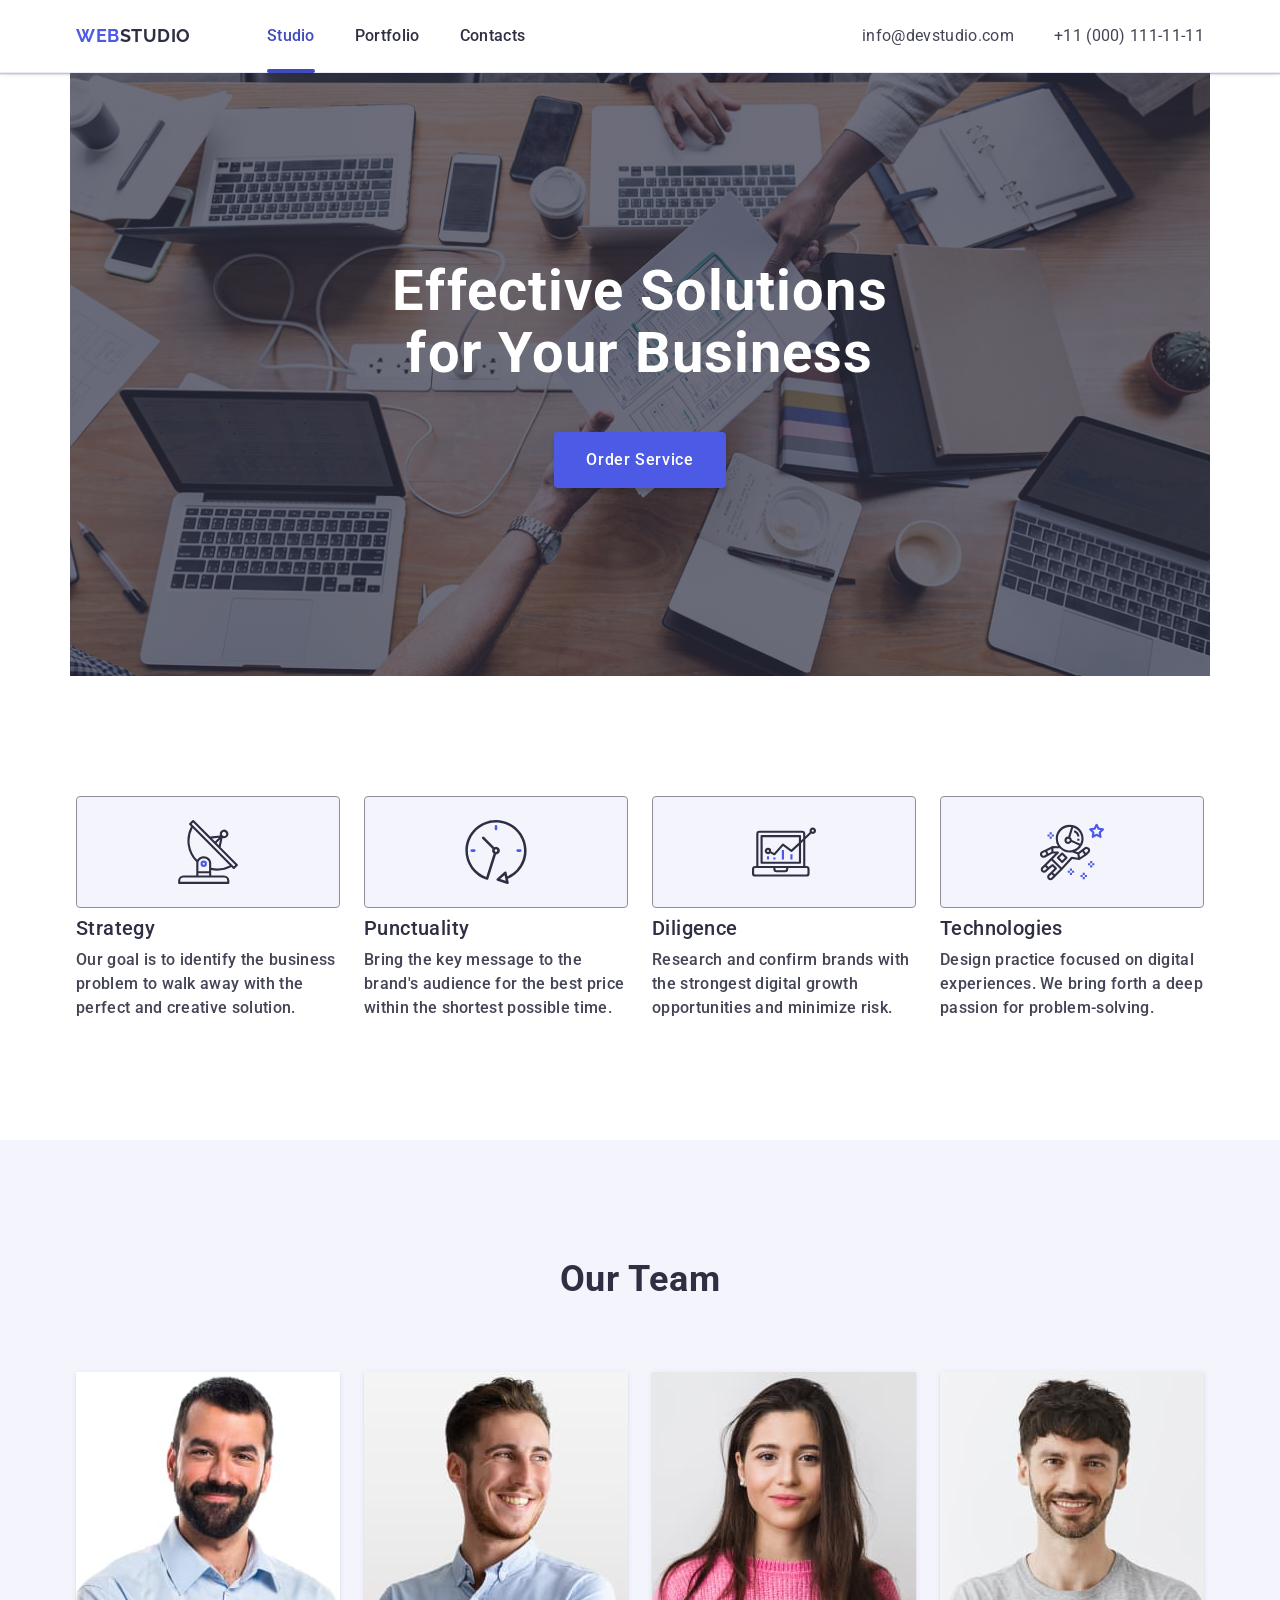
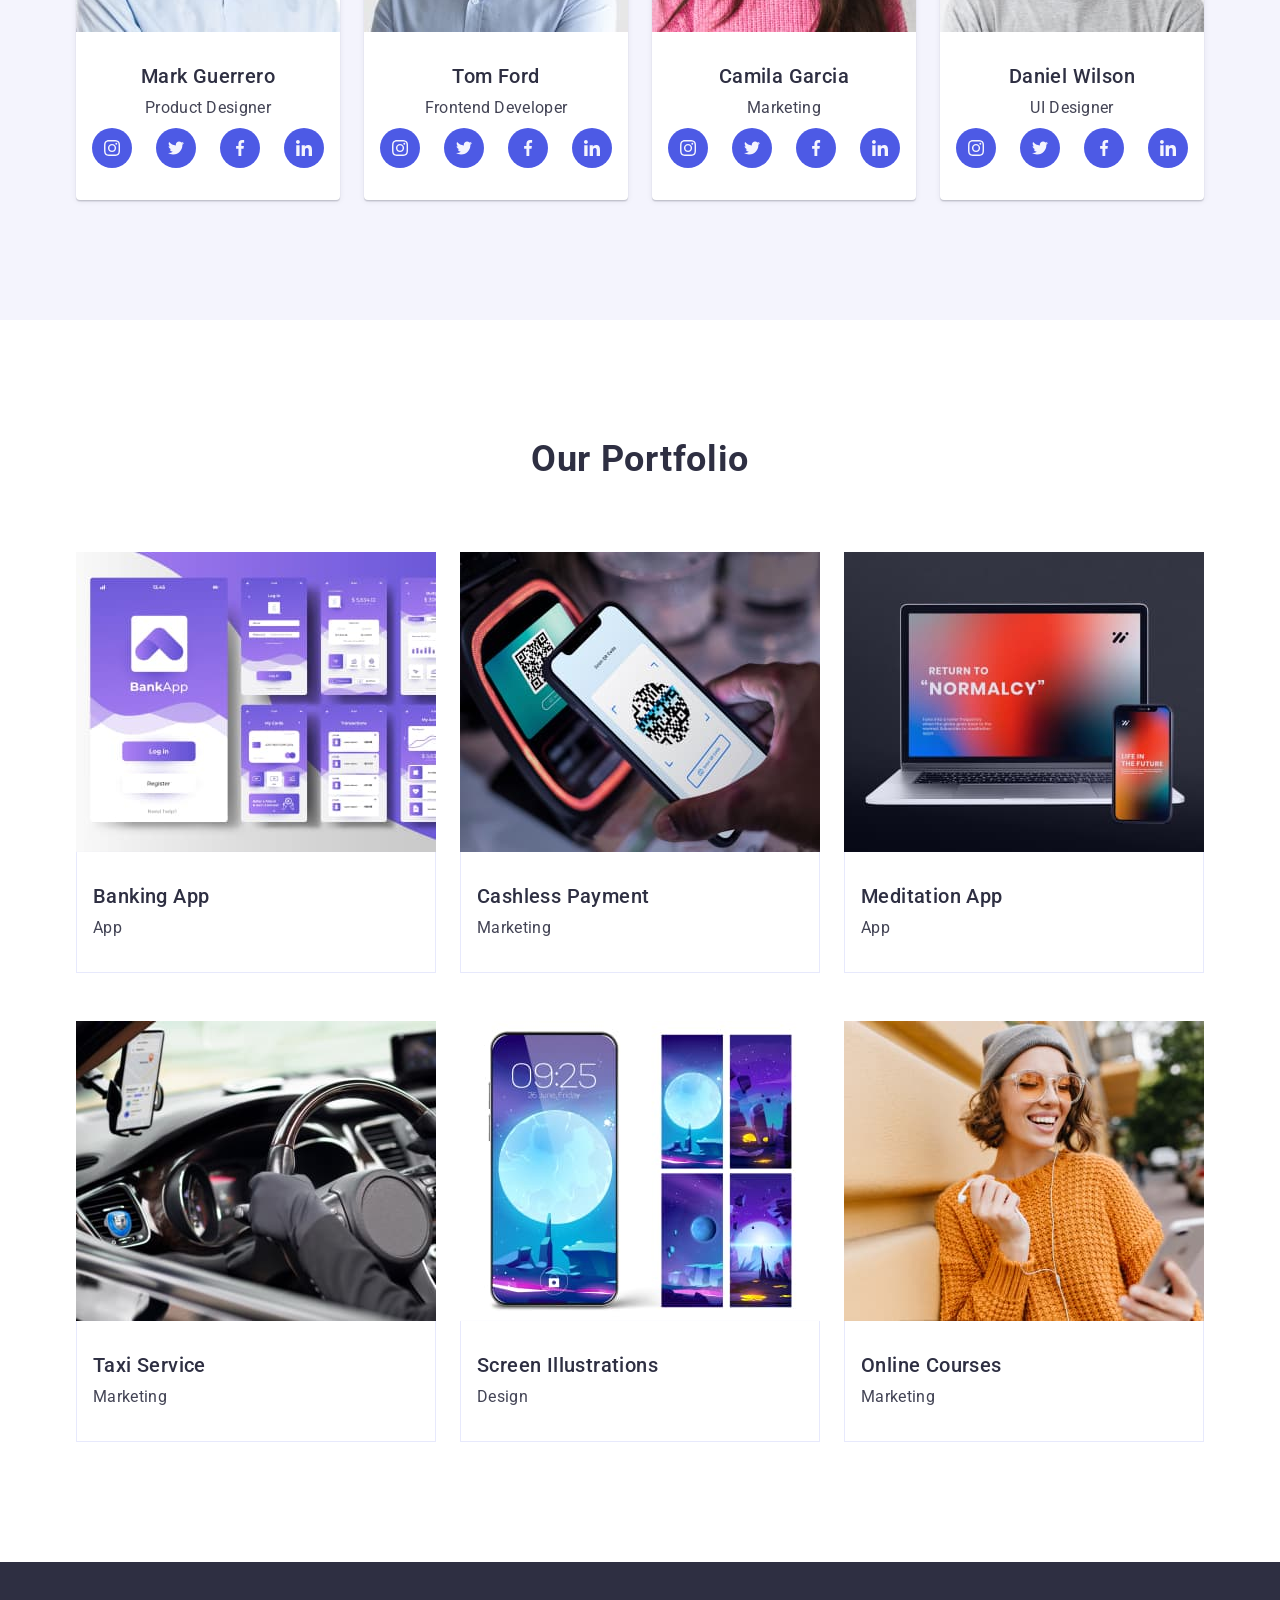
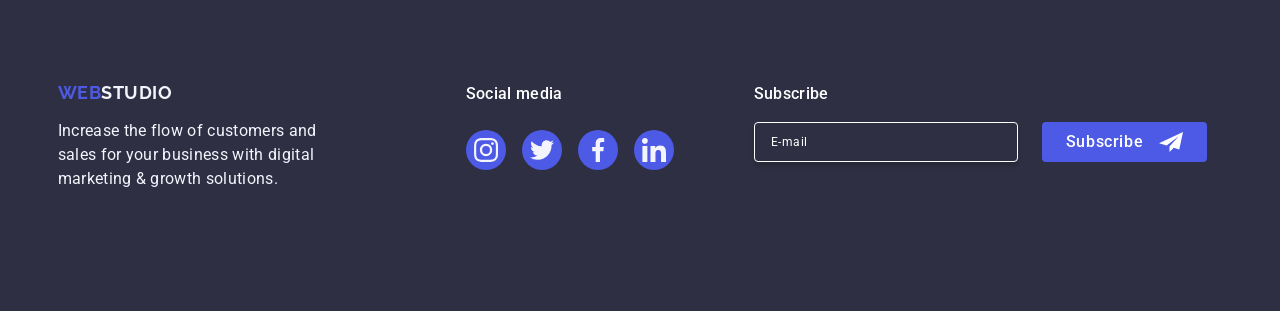
<file: index.html>
<!DOCTYPE html>
<html lang="en">

<head>
    <meta charset="UTF-8">
    <meta http-equiv="X-UA-Compatible" content="IE=edge">
    <meta name="viewport" content="width=device-width, initial-scale=1.0">
    <title>WebStudio</title>
    <link rel="preconnect" href="https://fonts.googleapis.com">
    <link rel="preconnect" href="https://fonts.gstatic.com" crossorigin>
    <link href="https://fonts.googleapis.com/css2?family=Raleway:wght@700&family=Roboto:wght@400;500;700&display=swap"
        rel="stylesheet">
    <link rel="stylesheet"
        href="https://cdnjs.cloudflare.com/ajax/libs/modern-normalize/2.0.0/modern-normalize.min.css">
    <link rel="stylesheet" href="./css/styles.css">
</head>

<body>
    <header class="page-header">
        <div class="header-nav container">
            <nav class="menu">
                <a class="logo header-logo" href="./index.html">Web<span class="logo-short">Studio</span></a>
                <ul class="nav-menu">
                    <li class="menu-item">
                        <a class="menu-link current link" href="./index.html">Studio</a>
                    </li>
                    <li class="menu-item">
                        <a class="menu-link link" href="">Portfolio</a>
                    </li>
                    <li class="menu-item">
                        <a class="menu-link link" href="">Contacts</a>
                    </li>
                </ul>
            </nav>
            <address class="page-address">
                <ul class="page-address-list">
                    <li class="page-address-item">
                        <a class="page-address-link" href="mailto:info@devstudio.com">info@devstudio.com</a>
                    </li>
                    <li class="page-address-item">
                        <a class="page-address-link" href="tel:+110001111111">+11 (000) 111-11-11</a>
                    </li>
                </ul>
            </address>
            <button type="button" class="burger-btn" data-menu-open>
                <svg class="burger-icon" width="24" height="24">
                    <use href="./images/icons.svg#icon-menu"></use>
                </svg>
            </button>
        </div>
        <div class="menu-mob container" data-menu>
            <div class="menu-mob-container">
                <button type="button" class="menu-close" data-menu-close>
                    <svg class="modal-close-icon" width="8" height="8">
                        <use href="./images/icons.svg#icon-close"></use>
                    </svg>
                </button>
                <div class="menu-box-mob">
                    <nav class="menu-box">
                        <ul class="nav-menu-mob">
                            <li class="menu-mob-item">
                                <a class="menu-mob-link current" href="./index.html">Studio</a>
                            </li>
                            <li class="menu-mob-item">
                                <a class="menu-mob-link" href="">Portfolio</a>
                            </li>
                            <li class="menu-mob-item">
                                <a class="menu-mob-link" href="">Contacts</a>
                            </li>
                        </ul>
                    </nav>
                </div>
            </div>
            <div class="address-box">
                <address class="page-address-mob">
                    <ul class="page-mob-address-list">
                        <li class="page-address-item">
                            <a class="page-mob-address-link" href="tel:+110001111111">+11 (000) 111-11-11</a>
                        </li>
                        <li class="page-mob-address-item">
                            <a class="page-mob-address-link" href="mailto:info@devstudio.com">info@devstudio.com</a>
                        </li>
                    </ul>
                </address>
                <ul class="list-footer-mob">
                    <li class="icon-item">
                        <a class="icon-media-link media-footer" href="">
                            <svg class="icon-media" width="24" height="24">
                                <use href="./images/icons.svg#icon-instagram-2"></use>
                            </svg>
                        </a>
                    </li>
                    <li class="icon-item">
                        <a class="icon-media-link media-footer" href="">
                            <svg class="icon-media" width="24" height="24">
                                <use href="./images/icons.svg#icon-twitter-1"></use>
                            </svg>
                        </a>
                    </li>
                    <li class="icon-item">
                        <a class="icon-media-link media-footer" href="">
                            <svg class="icon-media" width="24" height="24">
                                <use href="./images/icons.svg#icon-facebook-1"></use>
                            </svg>
                        </a>
                    </li>
                    <li class="icon-item">
                        <a class="icon-media-link media-footer" href="">
                            <svg class="icon-media" width="24" height="24">
                                <use href="./images/icons.svg#icon-linkedin-1"></use>
                            </svg>
                        </a>
                    </li>
                </ul>
            </div>
        </div>

    </header>
    <main>
        <!-- HERO -->
        <section class="hero">
            <div class="container">
                <h1 class="hero-title">Effective Solutions
                    for Your Business</h1>
                <button class="hero-btn" type="button" data-modal-open>Order Service</button>
            </div>
        </section>
        <!-- BENEFITS -->
        <section class="benefits section">
            <div class="container">
                <h2 class="benefits-title visually-hidden">Benefits</h2>
                <ul class="benefits-list list">
                    <li class="benefits-item">
                        <div class="benefits-icon-box">
                            <svg class="benefits-icon" width="64" height="64">
                                <use href="./images/icons.svg#icon-antenna-1"></use>
                            </svg>
                        </div>
                        <h3 class="benefits-item-title">Strategy</h3>
                        <p class="benefits-item-text">Our goal is to identify the business
                            problem to walk away with the perfect and creative solution.</p>
                    </li>
                    <li class="benefits-item">
                        <div class="benefits-icon-box">
                            <svg class="benefits-icon" width="64" height="64">
                                <use href="./images/icons.svg#icon-clock-1"></use>
                            </svg>
                        </div>
                        <h3 class="benefits-item-title">Punctuality</h3>
                        <p class="benefits-item-text">Bring the key message to the brand's audience for the best price
                            within the shortest possible time.</p>
                    </li>
                    <li class="benefits-item">
                        <div class="benefits-icon-box">
                            <svg class="benefits-icon" width="64" height="64">
                                <use href="./images/icons.svg#icon-diagram-1"></use>
                            </svg>
                        </div>
                        <h3 class="benefits-item-title">Diligence</h3>
                        <p class="benefits-item-text">Research and confirm brands with the strongest digital growth
                            opportunities and minimize risk.</p>
                    </li>
                    <li class="benefits-item">
                        <div class="benefits-icon-box">
                            <svg class="benefits-icon" width="64" height="64">
                                <use href="./images/icons.svg#icon-astronaut-1"></use>
                            </svg>
                        </div>
                        <h3 class="benefits-item-title">Technologies</h3>
                        <p class="benefits-item-text">Design practice focused on digital experiences. We bring forth a
                            deep passion for problem-solving.</p>
                    </li>
                </ul>
            </div>
        </section>
        <!-- Our Team -->
        <section class="our-team section">
            <div class="container">
                <h2 class="our-team-title">Our Team</h2>
                <ul class="our-team-list list">
                    <li class="our-team-item">
                        <img class="our-team-item-img" srcset="./images/img-3.jpg 1x, ./images/img-3-2x.jpg 2x"
                            src="./images/img-3.jpg" alt="Team member" width="264" height="260">
                        <div class="team-person">
                            <h3 class="our-team-item-title">Mark Guerrero</h3>
                            <p class="our-team-item-text">Product Designer</p>
                            <ul class="icon-list">
                                <li class="icon-item">
                                    <a class="icon-media-link" href="">
                                        <svg class="icon-media" width="16" height="16">
                                            <use href="./images/icons.svg#icon-instagram-2"></use>
                                        </svg>
                                    </a>
                                </li>
                                <li class="icon-item">
                                    <a class="icon-media-link" href="">
                                        <svg class="icon-media" width="16" height="16">
                                            <use href="./images/icons.svg#icon-twitter-1"></use>
                                        </svg>
                                    </a>
                                </li>
                                <li class="icon-item">
                                    <a class="icon-media-link" href="">
                                        <svg class="icon-media" width="16" height="16">
                                            <use href="./images/icons.svg#icon-facebook-1"></use>
                                        </svg>
                                    </a>
                                </li>
                                <li class="icon-item">
                                    <a class="icon-media-link" href="">
                                        <svg class="icon-media" width="16" height="16">
                                            <use href="./images/icons.svg#icon-linkedin-1"></use>
                                        </svg>
                                    </a>
                                </li>
                            </ul>
                        </div>
                    </li>
                    <li class="our-team-item">
                        <img class="our-team-item-img" srcset="./images/img-2.jpg 1x, ./images/img-2-2x.jpg 2x"
                            src="./images/img-2.jpg" alt="Team member" width="264" height="260">
                        <div class="team-person">
                            <h3 class="our-team-item-title">Tom Ford</h3>
                            <p class="our-team-item-text">Frontend Developer</p>
                            <ul class="icon-list">
                                <li class="icon-item">
                                    <a class="icon-media-link" href="">
                                        <svg class="icon-media" width="16" height="16">
                                            <use href="./images/icons.svg#icon-instagram-2"></use>
                                        </svg>
                                    </a>
                                </li>
                                <li class="icon-item">
                                    <a class="icon-media-link" href="">
                                        <svg class="icon-media" width="16" height="16">
                                            <use href="./images/icons.svg#icon-twitter-1"></use>
                                        </svg>
                                    </a>
                                </li>
                                <li class="icon-item">
                                    <a class="icon-media-link" href="">
                                        <svg class="icon-media" width="16" height="16">
                                            <use href="./images/icons.svg#icon-facebook-1"></use>
                                        </svg>
                                    </a>
                                </li>
                                <li class="icon-item">
                                    <a class="icon-media-link" href="">
                                        <svg class="icon-media" width="16" height="16">
                                            <use href="./images/icons.svg#icon-linkedin-1"></use>
                                        </svg>
                                    </a>
                                </li>
                            </ul>
                        </div>
                    </li>
                    <li class="our-team-item">
                        <img class="our-team-item-img" srcset="./images/img-1.jpg 1x, ./images/img-1-2x.jpg 2x"
                            src="./images/img-1.jpg" alt="Team member" width="264" height="260">
                        <div class="team-person">
                            <h3 class="our-team-item-title">Camila Garcia</h3>
                            <p class="our-team-item-text">Marketing</p>
                            <ul class="icon-list">
                                <li class="icon-item">
                                    <a class="icon-media-link" href="">
                                        <svg class="icon-media" width="16" height="16">
                                            <use href="./images/icons.svg#icon-instagram-2"></use>
                                        </svg>
                                    </a>
                                </li>
                                <li class="icon-item">
                                    <a class="icon-media-link" href="">
                                        <svg class="icon-media" width="16" height="16">
                                            <use href="./images/icons.svg#icon-twitter-1"></use>
                                        </svg>
                                    </a>
                                </li>
                                <li class="icon-item">
                                    <a class="icon-media-link" href="">
                                        <svg class="icon-media" width="16" height="16">
                                            <use href="./images/icons.svg#icon-facebook-1"></use>
                                        </svg>
                                    </a>
                                </li>
                                <li class="icon-item">
                                    <a class="icon-media-link" href="">
                                        <svg class="icon-media" width="16" height="16">
                                            <use href="./images/icons.svg#icon-linkedin-1"></use>
                                        </svg>
                                    </a>
                                </li>
                            </ul>
                        </div>
                    </li>
                    <li class="our-team-item">
                        <img class="our-team-item-img" srcset="./images/img.jpg 1x, ./images/img-2x.jpg 2x"
                            src="./images/img.jpg" alt="Team member" width="264" height="260">
                        <div class="team-person">
                            <h3 class="our-team-item-title">Daniel Wilson</h3>
                            <p class="our-team-item-text">UI Designer</p>
                            <ul class="icon-list">
                                <li class="icon-item">
                                    <a class="icon-media-link" href="">
                                        <svg class="icon-media" width="16" height="16">
                                            <use href="./images/icons.svg#icon-instagram-2"></use>
                                        </svg>
                                    </a>
                                </li>
                                <li class="icon-item">
                                    <a class="icon-media-link" href="">
                                        <svg class="icon-media" width="16" height="16">
                                            <use href="./images/icons.svg#icon-twitter-1"></use>
                                        </svg>
                                    </a>
                                </li>
                                <li class="icon-item">
                                    <a class="icon-media-link" href="">
                                        <svg class="icon-media" width="16" height="16">
                                            <use href="./images/icons.svg#icon-facebook-1"></use>
                                        </svg>
                                    </a>
                                </li>
                                <li class="icon-item">
                                    <a class="icon-media-link" href="">
                                        <svg class="icon-media" width="16" height="16">
                                            <use href="./images/icons.svg#icon-linkedin-1"></use>
                                        </svg>
                                    </a>
                                </li>
                            </ul>
                        </div>
                    </li>
                </ul>
            </div>
        </section>

        <!-- Our portfolio -->
        <section class="portfolio section">
            <div class="container">
                <h2 class="portfolio-title">Our Portfolio</h2>
                <ul class="portfolio-list list">
                    <li class="portfolio-item">
                        <div class="portfolio-cover">
                            <picture>

                                <source media="(min-width: 1158px)"
                                    srcset="./images/Portfolio/img-51.jpg 1x, ./images/Portfolio/img-51-2x.jpg 2x" />
                                <source media="(min-width: 768px)"
                                    srcset="./images/Portfolio/img-51-tab.jpg 1x, ./images/Portfolio/img-51-tab-2x.jpg 2x" />
                                <source media="(max-width: 767px)"
                                    srcset="./images/Portfolio/img-51.jpg 1x, ./images/Portfolio/img-51-mob-2x.jpg 2x" />
                                <img class="portfolio-item-img" src="./images/Portfolio/img-51.jpg" alt="Banking App"
                                    width="360" height="300">
                            </picture>

                            <p class="portfolio-cover-text">14 Stylish and User-Friendly App Design Concepts · Task
                                Manager App · Calorie Tracker App · Exotic Fruit Ecommerce App ·
                                Cloud Storage App</p>
                        </div>
                        <div class="portfolio-card">
                            <h3 class="portfolio-item-title">Banking App</h3>
                            <p class="portfolio-item-text">App</p>
                        </div>

                    </li>
                    <li class="portfolio-item">
                        <div class="portfolio-cover">
                            <picture>
                                <source media="(min-width: 1158px)"
                                    srcset="./images/Portfolio/img-41.jpg 1x, ./images/Portfolio/img-41-2x.jpg 2x" />
                                <source media="(min-width: 768px)"
                                    srcset="./images/Portfolio/img-41-tab.jpg 1x, ./images/Portfolio/img-41-tab-2x.jpg 2x" />
                                <source media="(max-width: 767px)"
                                    srcset="./images/Portfolio/img-41.jpg 1x, ./images/Portfolio/img-41-mob-2x.jpg 2x" />
                                <img class="portfolio-item-img" src="./images/Portfolio/img-41.jpg"
                                    alt="Cashless Payment" width="360" height="300">
                            </picture>

                            <p class="portfolio-cover-text">14 Stylish and User-Friendly App Design Concepts · Task
                                Manager App · Calorie Tracker App · Exotic Fruit Ecommerce App ·
                                Cloud Storage App</p>
                        </div>
                        <div class="portfolio-card">
                            <h3 class="portfolio-item-title">Cashless Payment</h3>
                            <p class="portfolio-item-text">Marketing</p>
                        </div>
                    </li>
                    <li class="portfolio-item">
                        <div class="portfolio-cover">
                            <picture>
                                <source media="(min-width: 1158px)"
                                    srcset="./images/Portfolio/img-31.jpg 1x, ./images/Portfolio/img-31-2x.jpg 2x" />
                                <source media="(min-width: 768px)"
                                    srcset="./images/Portfolio/img-31-tab.jpg 1x, ./images/Portfolio/img-31-tab-2x.jpg 2x" />
                                <source media="(max-width: 767px)"
                                    srcset="./images/Portfolio/img-31.jpg 1x, ./images/Portfolio/img-31-mob-2x.jpg 2x" />
                                <img class="portfolio-item-img" src="./images/Portfolio/img-31.jpg" alt="Meditation App"
                                    width="360" height="300">
                            </picture>
                            <p class="portfolio-cover-text">14 Stylish and User-Friendly App Design Concepts · Task
                                Manager App · Calorie Tracker App · Exotic Fruit Ecommerce App ·
                                Cloud Storage App</p>
                        </div>
                        <div class="portfolio-card">
                            <h3 class="portfolio-item-title">Meditation App</h3>
                            <p class="portfolio-item-text">App</p>
                        </div>
                    </li>
                    <li class="portfolio-item">

                        <div class="portfolio-cover">
                            <picture>
                                <source media="(min-width: 1158px)"
                                    srcset="./images/Portfolio/img-21.jpg 1x, ./images/Portfolio/img-21-2x.jpg 2x" />
                                <source media="(min-width: 768px)"
                                    srcset="./images/Portfolio/img-21-tab.jpg 1x, ./images/Portfolio/img-21-tab-2x.jpg 2x" />
                                <source media="(max-width: 767px)"
                                    srcset="./images/Portfolio/img-21.jpg 1x, ./images/Portfolio/img-21-mob-2x.jpg 2x" />
                                <img class="portfolio-item-img" src="./images/Portfolio/img-21.jpg" alt="Taxi Service"
                                    width="360" height="300">
                            </picture>
                            <p class="portfolio-cover-text">14 Stylish and User-Friendly App Design Concepts · Task
                                Manager App · Calorie Tracker App · Exotic Fruit Ecommerce App ·
                                Cloud Storage App</p>
                        </div>
                        <div class="portfolio-card">
                            <h3 class="portfolio-item-title">Taxi Service</h3>
                            <p class="portfolio-item-text">Marketing</p>
                        </div>
                    </li>
                    <li class="portfolio-item">

                        <div class="portfolio-cover">
                            <picture>
                                <source media="(min-width: 1158px)"
                                    srcset="./images/Portfolio/img-11.jpg 1x, ./images/Portfolio/img-11-2x.jpg 2x" />
                                <source media="(min-width: 768px)"
                                    srcset="./images/Portfolio/img-11-tab.jpg 1x, ./images/Portfolio/img-11-tab-2x.jpg 2x" />
                                <source media="(max-width: 767px)"
                                    srcset="./images/Portfolio/img-11.jpg 1x, ./images/Portfolio/img-11-mob-2x.jpg 2x" />
                                <img class="portfolio-item-img" src="./images/Portfolio/img-11.jpg"
                                    alt="Screen Illustrations" width="360" height="300">
                            </picture>

                            <p class="portfolio-cover-text">14 Stylish and User-Friendly App Design Concepts · Task
                                Manager App · Calorie Tracker App · Exotic Fruit Ecommerce App ·
                                Cloud Storage App</p>
                        </div>
                        <div class="portfolio-card">
                            <h3 class="portfolio-item-title">Screen Illustrations</h3>
                            <p class="portfolio-item-text">Design</p>
                        </div>
                    </li>
                    <li class="portfolio-item">

                        <div class="portfolio-cover">
                            <picture>
                                <source media="(min-width: 1158px)"
                                    srcset="./images/Portfolio/img-01.jpg 1x, ./images/Portfolio/img-01-2x.jpg 2x" />
                                <source media="(min-width: 768px)"
                                    srcset="./images/Portfolio/img-01-tab.jpg 1x, ./images/Portfolio/img-01-tab-2x.jpg 2x" />
                                <source media="(max-width: 767px)"
                                    srcset="./images/Portfolio/img-01.jpg 1x, ./images/Portfolio/img-01-mob-2x.jpg 2x" />
                                <img class="portfolio-item-img" src="./images/Portfolio/img-01.jpg" alt="Online Courses"
                                    width="360" height="300">
                            </picture>

                            <p class="portfolio-cover-text">14 Stylish and User-Friendly App Design Concepts · Task
                                Manager App · Calorie Tracker App · Exotic Fruit Ecommerce App ·
                                Cloud Storage App</p>
                        </div>
                        <div class="portfolio-card">
                            <h3 class="portfolio-item-title">Online Courses</h3>
                            <p class="portfolio-item-text">Marketing</p>
                        </div>
                    </li>
                </ul>
            </div>
        </section>
    </main>

    <footer class="footer section">
        <div class="container-div-mob container">
            <div class="flex-box">
                <div class="logo-box">
                    <a class="logo-foot" href="./index.html">Web<span class="logo-footer">Studio</span></a>
                    <p class="footer-text">Increase the flow of customers and sales for your business with digital
                        marketing
                        &
                        growth solutions.</p>
                </div>
                <div class="footer-bottom">

                    <p class="footer-media">Social media</p>
                    <ul class="list-footer">
                        <li class="icon-item">
                            <a class="icon-media-link media-footer" href="">
                                <svg class="icon-media" width="24" height="24">
                                    <use href="./images/icons.svg#icon-instagram-2"></use>
                                </svg>
                            </a>
                        </li>
                        <li class="icon-item">
                            <a class="icon-media-link media-footer" href="">
                                <svg class="icon-media" width="24" height="24">
                                    <use href="./images/icons.svg#icon-twitter-1"></use>
                                </svg>
                            </a>
                        </li>
                        <li class="icon-item">
                            <a class="icon-media-link media-footer" href="">
                                <svg class="icon-media" width="24" height="24">
                                    <use href="./images/icons.svg#icon-facebook-1"></use>
                                </svg>
                            </a>
                        </li>
                        <li class="icon-item">
                            <a class="icon-media-link media-footer" href="">
                                <svg class="icon-media" width="24" height="24">
                                    <use href="./images/icons.svg#icon-linkedin-1"></use>
                                </svg>
                            </a>
                        </li>
                    </ul>
                </div>

            </div>
            <div class="conteiner-footer-form">
                <p class="footer-media">Subscribe</p>
                <form class="footer-form">
                    <label for="footer-input-email" class="footer-input">
                        <input type="email" name="footer-input-email" class="footer-input-email" placeholder="E-mail"
                            id="footer-input-email">
                    </label>
                    <button type="submit" class="footer-btn">Subscribe
                        <svg class="sumbit-btn" width="24" height="24">
                            <use href="./images/icons.svg#icon-telegram"></use>
                        </svg>
                    </button>
                </form>
            </div>
        </div>
    </footer>
    <!-- <footer class="footer">
        <div class="container-div container">
            <div class="logo-box">
                <a class="logo-foot link" href="./index.html">Web<span class="logo-footer">Studio</span></a>
                <p class="footer-text">Increase the flow of customers and sales for your business with digital marketing
                    &
                    growth solutions.</p>
            </div>
            <div class="footer-bottom">
                <div>
                    <p class="footer-media">Social media</p>
                    <ul class="list-footer">
                        <li class="icon-item">
                            <a class="icon-media-link media-footer" href="">
                                <svg class="icon-media" width="24" height="24">
                                    <use href="./images/icons.svg#icon-instagram-2"></use>
                                </svg>
                            </a>
                        </li>
                        <li class="icon-item">
                            <a class="icon-media-link media-footer" href="">
                                <svg class="icon-media" width="24" height="24">
                                    <use href="./images/icons.svg#icon-twitter-1"></use>
                                </svg>
                            </a>
                        </li>
                        <li class="icon-item">
                            <a class="icon-media-link media-footer" href="">
                                <svg class="icon-media" width="24" height="24">
                                    <use href="./images/icons.svg#icon-facebook-1"></use>
                                </svg>
                            </a>
                        </li>
                        <li class="icon-item">
                            <a class="icon-media-link media-footer" href="">
                                <svg class="icon-media" width="24" height="24">
                                    <use href="./images/icons.svg#icon-linkedin-1"></use>
                                </svg>
                            </a>
                        </li>
                    </ul>
                </div>
            </div>
            <div class="conteiner-footer-form">
                <p class="footer-media">Subscribe</p>
                <form class="footer-form">
                    <label for="footer-input-email" class="footer-input">
                        <input type="email" name="footer-input-email" class="footer-input-email" placeholder="E-mail"
                            id="footer-input-email">
                    </label>
                    <button type="submit" class="footer-btn">Subscribe
                        <svg class="sumbit-btn" width="24" height="24">
                            <use href="./images/icons.svg#icon-telegram"></use>
                        </svg>
                    </button>
                </form>
            </div>
        </div>
    </footer> -->
    <div class="backdrop" data-modal>
        <div class="modal">
            <button type="button" class="modal-close" data-modal-close>
                <svg class="modal-close-icon" width="8" height="8">
                    <use href="./images/icons.svg#icon-close"></use>
                </svg>
            </button>
            <p class="modal-title">Leave your contacts and we will call you back</p>
            <form>
                <div class="modal-field">
                    <label for="user-name" class="modal-label">Name</label>
                    <div class="modal-imput-cover">
                        <input type="text" class="modal-imput" name="user-name" id="user-name">
                        <svg class="modal-input-icon" width="18" height="24">
                            <use href="./images/icons.svg#icon-person-black"></use>
                        </svg>
                    </div>
                </div>
                <div class="modal-field">
                    <label for="user-phone" class="modal-label">Phone</label>
                    <div class="modal-imput-cover">
                        <input type="tel" class="modal-imput" name="user-phone" id="user-phone">
                        <svg class="modal-input-icon" width="18" height="24">
                            <use href="./images/icons.svg#icon-phone-black"></use>
                        </svg>
                    </div>
                </div>
                <div class="modal-field is-open">
                    <label for="user-email" class="modal-label">Email</label>
                    <div class="modal-imput-cover">
                        <input type="email" class="modal-imput" name="user-email" id="user-email">
                        <svg class="modal-input-icon" width="18" height="24">
                            <use href="./images/icons.svg#icon-email-black"></use>
                        </svg>
                    </div>
                </div>
                <div class="modal-area">
                    <label for="user-comment" class="modal-label">Comment</label>
                    <textarea id="user-comment" name="user-comment" class="modal-textarea"
                        placeholder="Text input"></textarea>
                </div>
                <div class="modal-checkbox">
                    <input type="checkbox" name="user-privacy" id="user-privacy" class="modal-check visually-hidden"
                        value="true">
                    <label for="user-privacy" class="check-text"><span class="check-element"><svg class="check-icon"
                                width="10" height="8">
                                <use href="./images/icons.svg#icon-Vector-1"></use>
                            </svg></span>I accept the terms and conditions of the<a class="policy-link" href="">Privacy
                            Policy</a></label>
                </div>
                <button class="hero-btn" type="submit">Send</button>
            </form>

        </div>
    </div>
    <script src="/menu.js"></script>
    <script src="/modal.js"></script>
</body>

</html>
</file>
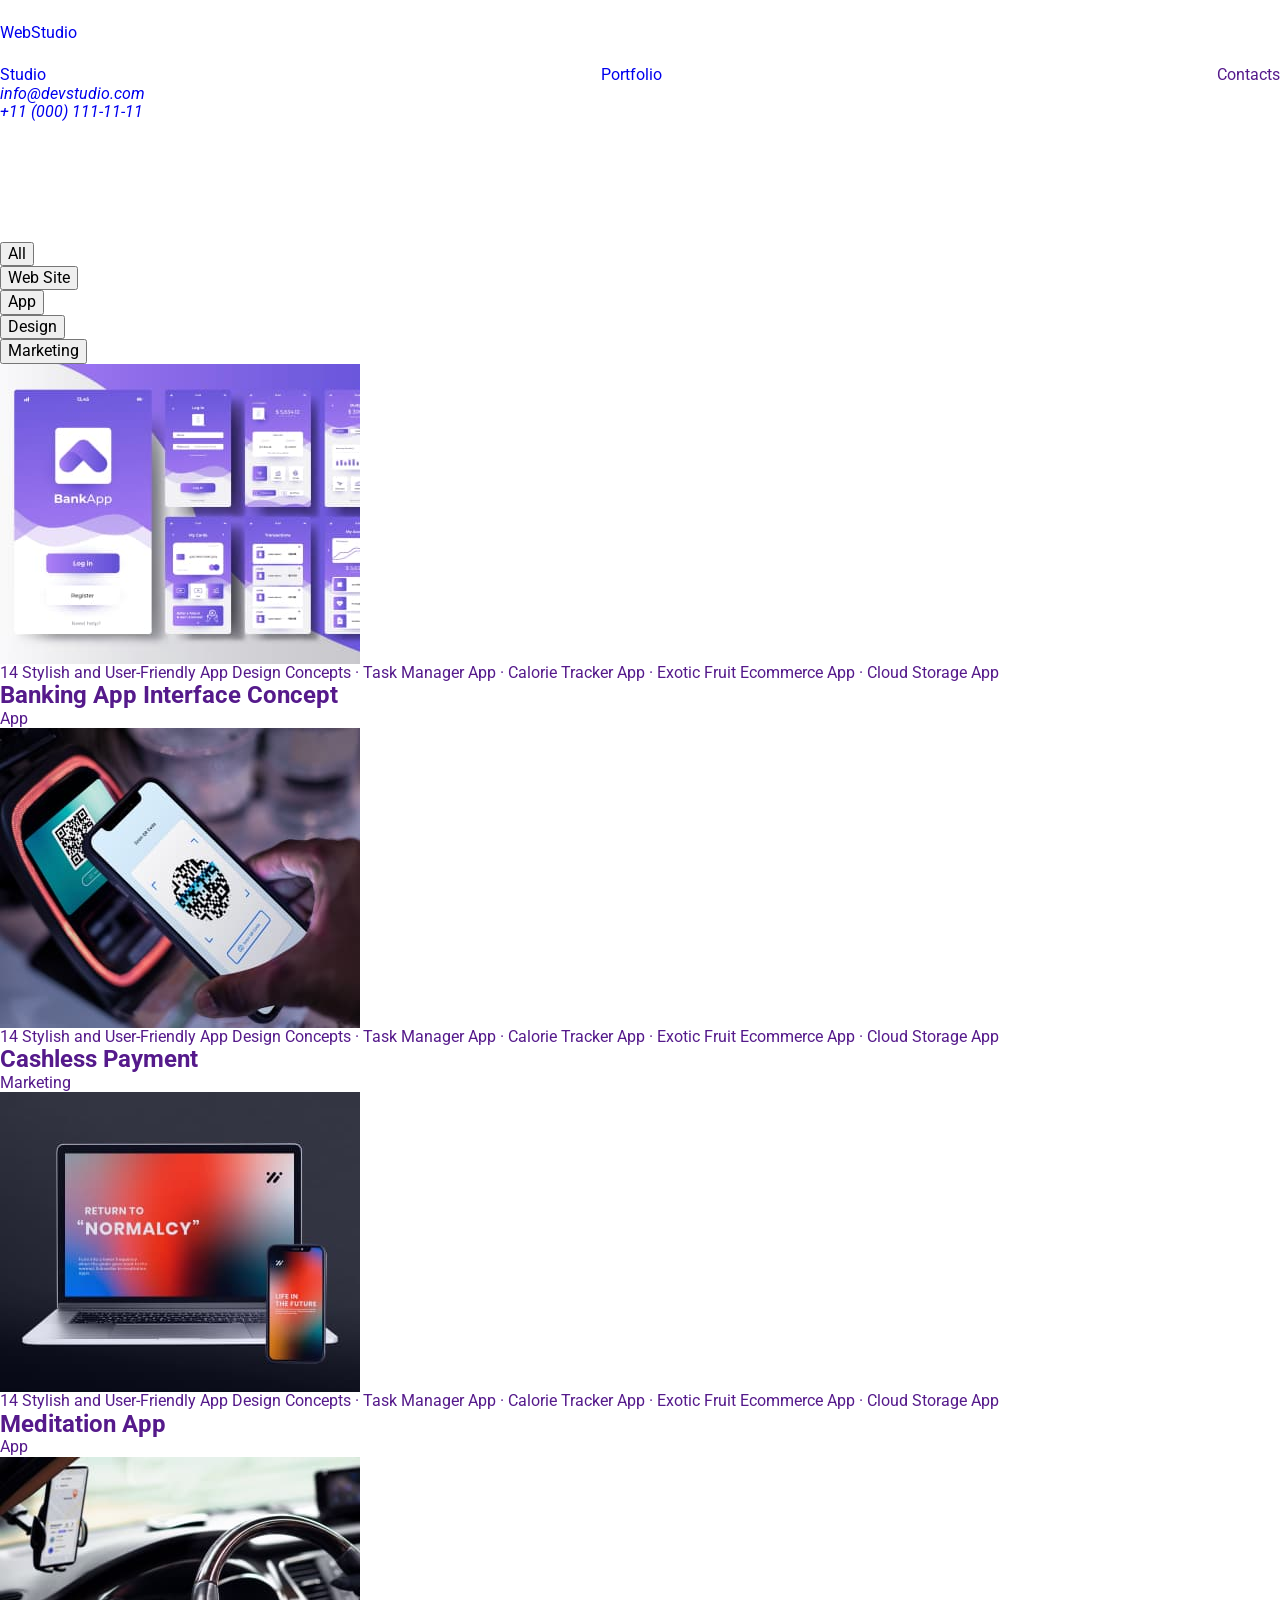
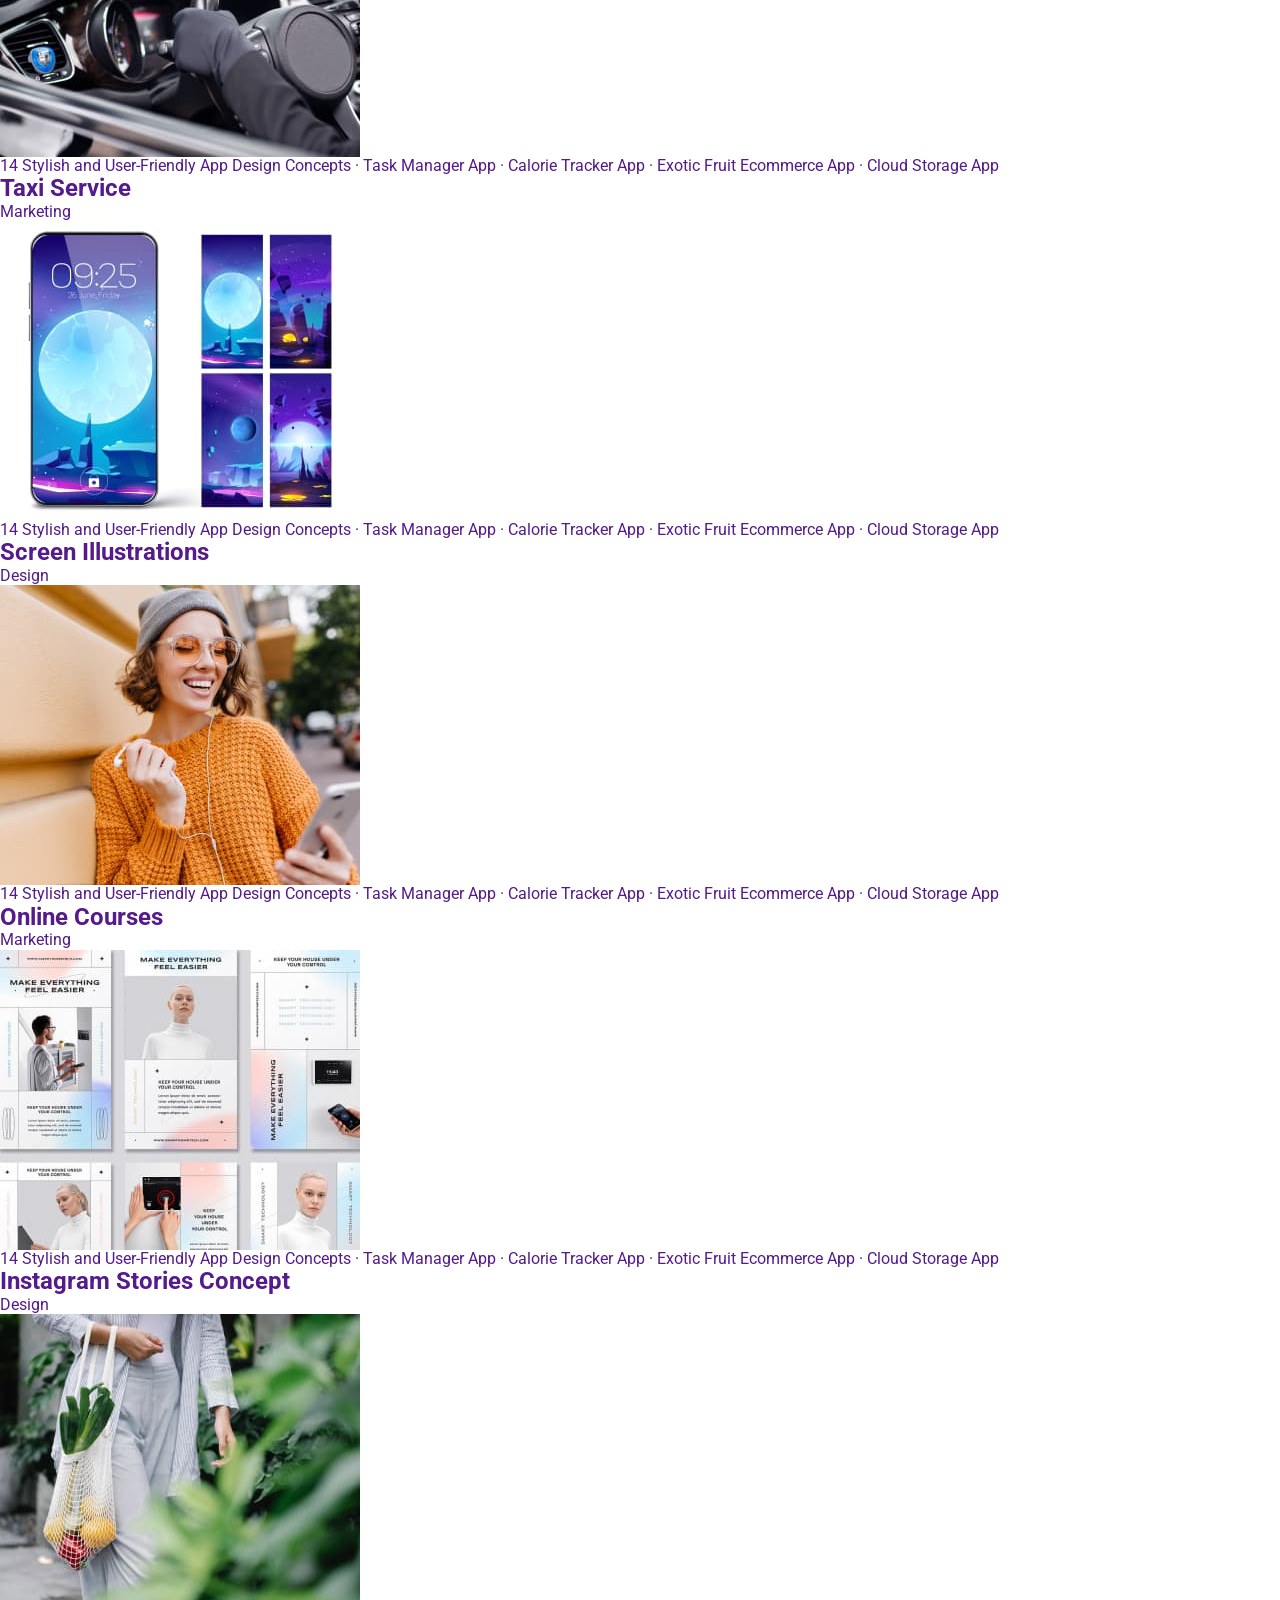
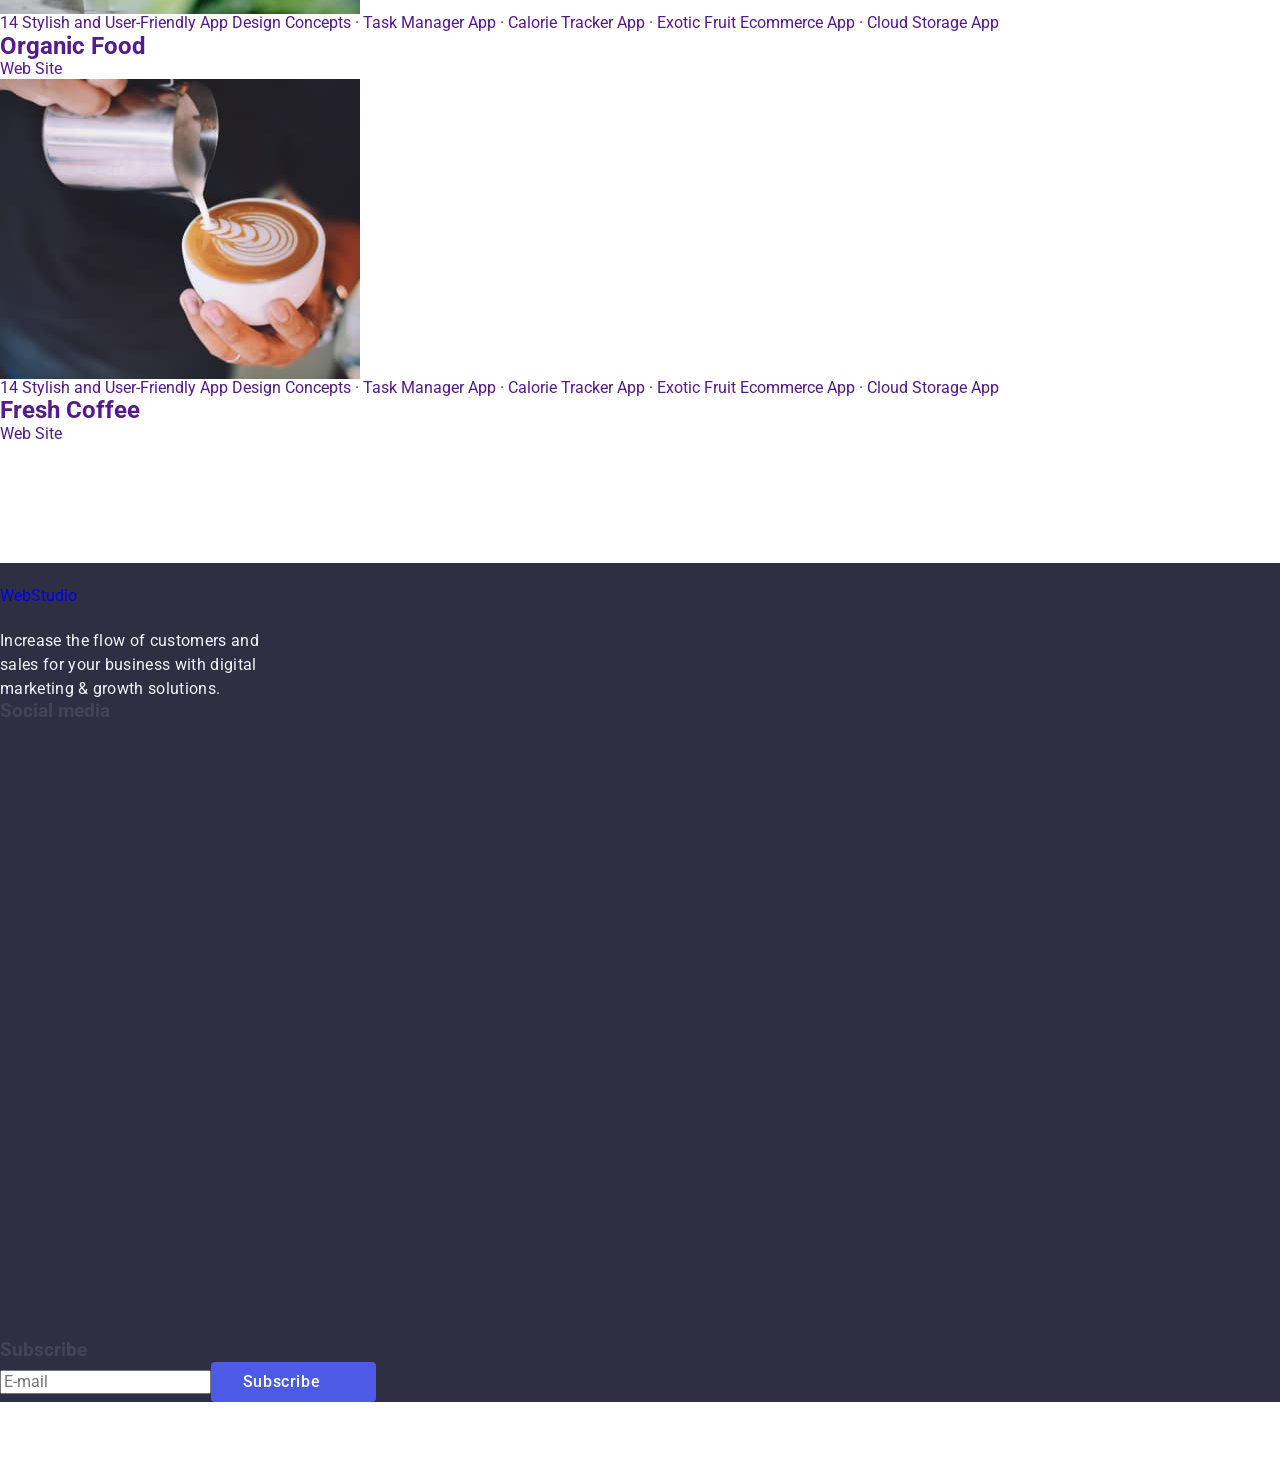
<file: portfolio.html>
<!DOCTYPE html>
<html lang="en">

<head>
    <meta charset="UTF-8">
    <meta http-equiv="X-UA-Compatible" content="IE=edge">
    <meta name="viewport" content="width=device-width, initial-scale=1.0">
    <title>WebStudio</title>
    <link rel="preconnect" href="https://fonts.googleapis.com">
    <link rel="preconnect" href="https://fonts.gstatic.com" crossorigin>
    <link
        href="https://fonts.googleapis.com/css2?family=Montserrat:wght@400;700&family=Raleway:wght@800&family=Roboto:wght@400;500;700;900&display=swap"
        rel="stylesheet">
    <link rel="stylesheet" href="https://cdnjs.cloudflare.com/ajax/libs/modern-normalize/1.1.0/modern-normalize.min.css"
        integrity="sha512-wpPYUAdjBVSE4KJnH1VR1HeZfpl1ub8YT/NKx4PuQ5NmX2tKuGu6U/JRp5y+Y8XG2tV+wKQpNHVUX03MfMFn9Q=="
        crossorigin="anonymous" referrerpolicy="no-referrer" />
    <link rel="stylesheet" href="./css/styles.css">
</head>

<body>
    <header class="header">
        <div class="conteiner header-container">
            <nav class="header-all">
                <a href="./index.html" class="header-logo link">Web<span class="header-logo-studio">Studio</span></a>
                <ul class="header-nav list">
                    <li><a href="./index.html" class="nav link">Studio</a></li>
                    <li class="header-item"><a href="./portfolio.html" class="nav current link">Portfolio</a></li>
                    <li><a href="" class="nav link">Contacts</a></li>
                </ul>
            </nav>
            <address class="address">
                <ul class="address-list list">
                    <li><a href="mailto:info@devstudio.com" class="header-address link">info@devstudio.com</a></li>
                    <li><a href="tel:+110001111111" class="header-address link">+11 (000) 111-11-11</a></li>
                </ul>
            </address>
        </div>
    </header>
    <main>
        <section class="portfolio section">
            <div class="conteiner">
                <h1 hidden>Portfolio</h1>
                <ul class="filter-list list">
                    <li class="filter-item">
                        <button type="button" class="filter-btn">All</button>
                    </li>
                    <li class="filter-item">
                        <button type="button" class="filter-btn">Web Site</button>
                    </li>
                    <li class="filter-item">
                        <button type="button" class="filter-btn">App</button>
                    </li>
                    <li class="filter-item">
                        <button type="button" class="filter-btn">Design</button>
                    </li>
                    <li class="filter-item">
                        <button type="button" class="filter-btn">Marketing</button>
                    </li>
                </ul>

                <ul class="project-list list">
                    <li class="project-item">
                        <a href="" class="project-link link">
                            <div class="project-top-wrap">
                                <img src="./images/img1.jpg" alt="App" width="360" height="300">
                                <p class="project-cover-text">14 Stylish and User-Friendly App Design Concepts · Task
                                    Manager App · Calorie Tracker App
                                    · Exotic Fruit Ecommerce App ·
                                    Cloud Storage App</p>
                            </div>
                            <div class="project-name">
                                <h2 class="project-title">Banking App Interface Concept</h2>
                                <p class="project-filter">App</p>
                            </div>
                        </a>
                    </li>
                    <li class="project-item">
                        <a href="" class="project-link link">
                            <div class="project-top-wrap">
                                <img src="./images/img2.jpg" alt="Marketing" width="360" height="300">
                                <p class="project-cover-text">14 Stylish and User-Friendly App Design Concepts · Task
                                    Manager App · Calorie Tracker App
                                    · Exotic Fruit Ecommerce App ·
                                    Cloud Storage App</p>
                            </div>
                            <div class="project-name">
                                <h2 class="project-title">Cashless Payment</h2>
                                <p class="project-filter">Marketing</p>
                            </div>
                        </a>
                    </li>
                    <li class="project-item">
                        <a href="" class="project-link link">
                            <div class="project-top-wrap">
                                <img src="./images/img3.jpg" alt="App" width="360" height="300">
                                <p class="project-cover-text">14 Stylish and User-Friendly App Design Concepts · Task
                                    Manager App · Calorie Tracker App
                                    · Exotic Fruit Ecommerce App ·
                                    Cloud Storage App</p>
                            </div>
                            <div class="project-name">
                                <h2 class="project-title">Meditation App</h2>
                                <p class="project-filter">App</p>
                            </div>
                        </a>
                    </li>
                    <li class="project-item">
                        <a href="" class="project-link link">
                            <div class="project-top-wrap">
                                <img src="./images/img4.jpg" alt="Marketing" width="360" height="300">
                                <p class="project-cover-text">14 Stylish and User-Friendly App Design Concepts · Task
                                    Manager App · Calorie Tracker App
                                    · Exotic Fruit Ecommerce App ·
                                    Cloud Storage App</p>
                            </div>
                            <div class="project-name">
                                <h2 class="project-title">Taxi Service</h2>
                                <p class="project-filter">Marketing</p>
                            </div>
                        </a>
                    </li>
                    <li class="project-item">
                        <a href="" class="project-link link">
                            <div class="project-top-wrap">
                                <img src="./images/img5.jpg" alt="Design" width="360" height="300">
                                <p class="project-cover-text">14 Stylish and User-Friendly App Design Concepts · Task
                                    Manager App · Calorie Tracker App
                                    · Exotic Fruit Ecommerce App ·
                                    Cloud Storage App</p>
                            </div>
                            <div class="project-name">
                                <h2 class="project-title">Screen Illustrations</h2>
                                <p class="project-filter">Design</p>
                            </div>
                        </a>
                    </li>
                    <li class="project-item">
                        <a href="" class="project-link link">
                            <div class="project-top-wrap">
                                <img src="./images/img6.jpg" alt="Marketing" width="360" height="300">
                                <p class="project-cover-text">14 Stylish and User-Friendly App Design Concepts · Task
                                    Manager App · Calorie Tracker App
                                    · Exotic Fruit Ecommerce App ·
                                    Cloud Storage App</p>
                            </div>
                            <div class="project-name">
                                <h2 class="project-title">Online Courses</h2>
                                <p class="project-filter">Marketing</p>
                            </div>
                        </a>
                    </li>
                    <li class="project-item">
                        <a href="" class="project-link link">
                            <div class="project-top-wrap">
                                <img src="./images/img7.jpg" alt="Design" width="360" height="300">
                                <p class="project-cover-text">14 Stylish and User-Friendly App Design Concepts · Task
                                    Manager App · Calorie Tracker App
                                    · Exotic Fruit Ecommerce App ·
                                    Cloud Storage App</p>
                            </div>
                            <div class="project-name">
                                <h2 class="project-title">Instagram Stories Concept</h2>
                                <p class="project-filter">Design</p>
                            </div>
                        </a>
                    </li>
                    <li class="project-item">
                        <a href="" class="project-link link">
                            <div class="project-top-wrap">
                                <img src="./images/img8.jpg" alt="Web Site" width="360" height="300">
                                <p class="project-cover-text">14 Stylish and User-Friendly App Design Concepts · Task
                                    Manager App · Calorie Tracker App
                                    · Exotic Fruit Ecommerce App ·
                                    Cloud Storage App</p>
                            </div>
                            <div class="project-name">
                                <h2 class="project-title">Organic Food</h2>
                                <p class="project-filter">Web Site</p>
                            </div>
                        </a>
                    </li>
                    <li class="project-item">
                        <a href="" class="project-link link">
                            <div class="project-top-wrap">
                                <img src="./images/img9.jpg" alt="Web Site" width="360" height="300">
                                <p class="project-cover-text">14 Stylish and User-Friendly App Design Concepts · Task
                                    Manager App · Calorie Tracker App
                                    · Exotic Fruit Ecommerce App ·
                                    Cloud Storage App</p>
                            </div>
                            <div class="project-name">
                                <h2 class="project-title">Fresh Coffee</h2>
                                <p class="project-filter">Web Site</p>
                            </div>
                        </a>
                    </li>
                </ul>
            </div>
        </section>
    </main>
    <footer class="footer">
        <div class="footer-conteiner conteiner">
            <div class="footer-wrap">
                <a href="./index.html" class="header-logo link">Web<span class="footer-logo-studio">Studio</span></a>
                <p class="footer-text">Increase the flow of customers and sales for your business with digital marketing
                    &
                    growth solutions.</p>
            </div>
            <div class="social-media-box">
                <h3 class="social-media-header">Social media</h3>
                <ul class="social-media-list list">
                    <li class="social-media-item">
                        <a class="social-media-link link" href="">
                            <svg width="24" heigth="24" class="social-media-icon">
                                <use href="./images/icons.svg#icon-instagram"></use>
                            </svg>
                        </a>
                    </li>
                    <li class="social-media-item">
                        <a class="social-media-link link" href="">
                            <svg width="24" heigth="24" class="social-media-icon">
                                <use href="./images/icons.svg#icon-twitter"></use>
                            </svg>
                        </a>
                    </li>
                    <li class="social-media-item">
                        <a class="social-media-link link" href="">
                            <svg width="24" heigth="24" class="social-media-icon">
                                <use href="./images/icons.svg#icon-facebook"></use>
                            </svg>
                        </a>
                    </li>
                    <li class="social-media-item">
                        <a class="social-media-link link" href="">
                            <svg width="24" heigth="24" class="social-media-icon">
                                <use href="./images/icons.svg#icon-linkedin"></use>
                            </svg>
                        </a>
                    </li>
                </ul>
            </div>
            <div class="input-box">
                <h3 class="social-media-header">Subscribe</h3>
                <form class="footer-form">
                    <div class="footer-subscribe">
                        <label for="footer-input"></label>
                        <input class="footer-input" type="text" id="footer-input" name="footer-input"
                            placeholder="E-mail">
                    </div>
                    <button class="footer-btn" type="submit">Subscribe

                        <svg width="24" heigth="24" class="footer-svg">
                            <use href="./images/icons.svg#icon-footer"></use>
                        </svg>

                    </button>
                </form>

            </div>
        </div>
    </footer>
</body>

</html>
</file>
<file: css/styles.css>
.hidden {
    display: none;
}

a {
    text-decoration: none;
}

input {
    font-family: inherit;
}

ul,
ol {
    list-style-type: none;
    margin: 0;
    padding: 0;
}

button {
    cursor: pointer;
}

img {
    display: block;
}

p,
h1,
h2,
h3,
h4,
h5,
h6 {
    margin-bottom: 0;
    margin-top: 0;
}

img {
    display: block;
    max-width: 100%;
    height: auto;
}

body {
    font-family: 'Roboto', sans-serif;
    color: var(--SLATE, #434455);
    background-color: #FFFFFF;
}

.visually-hidden {
    position: absolute;
    width: 1px;
    height: 1px;
    padding: 0;
    margin: -1px;
    white-space: nowrap;
    overflow: hidden;
    clip: rect(0, 0, 0, 0);
    clip-path: inset(100%);
    border: 0;
}

.section {
    padding: 96px 0;
}

.container {
    max-width: 320px;
    padding: 0 16px;
    margin: 0 auto;
}

@media screen and (min-width: 768px) {
    .container {
        max-width: 768px;
    }
}

@media screen and (min-width: 1158px) {
    .container {
        max-width: 1158px;
        padding: 0 15px;
    }
}

.page-header {
    border-bottom: 1px solid #e7e9fc;
    box-shadow: 0px 2px 1px rgba(46, 47, 66, 0.08),
        0px 1px 1px rgba(46, 47, 66, 0.16),
        0px 1px 6px rgba(46, 47, 66, 0.08);
}

.header-nav {
    display: flex;
    align-items: center;
    justify-content: space-between;
}

.nav-menu,
.page-address {
    display: none;
}

.header-logo {
    padding: 16px 0;
    display: block;
}

.logo {
    font-family: Raleway, sans-serif;
    font-size: 18px;
    font-weight: 700;
    line-height: 1.17;
    letter-spacing: 0.54px;
    text-transform: uppercase;
    color: #4D5AE5;

}

.logo-short {
    font-family: Raleway;
    font-size: 18px;
    font-weight: 700;
    line-height: 1.17;
    letter-spacing: 0.54px;
    text-transform: uppercase;
    color: var(--NAVY-BLUE, #2E2F42);
}

.burger-btn {
    padding: 0;
    border: none;
    background-color: transparent;
}

@media screen and (min-width: 768px) {
    .burger-btn {
        display: none;
    }

    .header-logo {
        padding: 24px 0;
        margin-right: 120px;
    }

    .nav-menu {
        display: flex;
        align-items: center;
        gap: 40px;
    }

    .page-address {
        font-style: normal;
        display: block;
    }

    .menu {
        display: flex;
        align-items: center;
    }

    .menu-link {
        display: block;
        font-size: 16px;
        font-weight: 500;
        line-height: 1.5;
        letter-spacing: 0.32px;
        color: #2e2f42;
        padding: 24px 0;
        transition: color 250ms cubic-bezier(0.4, 0, 0.2, 1);
    }

    .menu-link.current {
        position: relative;
        color: #404bbf;
    }

    .menu-link.current::after {
        content: '';
        width: 100%;
        height: 4px;
        position: absolute;
        border-radius: 2px;
        background-color: #404bbf;
        left: 0;
        bottom: -1px;
    }

    .menu-link:hover,
    .menu-link:focus {
        color: var(--OCEAN, #404BBF);
    }

    .menu-link:active {
        color: #404BBF;
    }

    .page-address {
        font-style: normal;
        margin-left: auto;
    }


    .page-address-list {
        display: flex;
        flex-direction: column;
        gap: 12px;
    }

    .page-address-link {
        display: block;
        font-size: 12px;
        line-height: 1.17;
        letter-spacing: 0.04em;
        color: var(--SLATE, #434455);
        transition: color 250ms cubic-bezier(0.4, 0, 0.2, 1);
    }

    .page-address-link:hover,
    .page-address-link:focus {
        color: var(--OCEAN, #404BBF);
    }
}

@media screen and (min-width: 1158px) {
    .header-logo {
        margin-right: 76px;
    }

    .page-address-list {
        flex-direction: row;
        align-items: center;
        gap: 40px;
    }

    .page-address-link {
        padding: 24px 0;
        font-size: 16px;
        line-height: 1.5;
        letter-spacing: 0.02em;
    }
}

.menu-mob {
    position: fixed;
    top: 0;
    left: 0;
    width: 100%;
    height: 100%;
    background-color: #FFFFFF;
    display: flex;
    flex-direction: column;
    justify-content: space-between;
    opacity: 0;
    visibility: hidden;
    pointer-events: none;
    transition: opacity 250ms cubic-bezier(0.4, 0, 0.2, 1), visibility 250ms cubic-bezier(0.4, 0, 0.2, 1);
}

.menu-mob.is-open {
    opacity: 1;
    visibility: visible;
    pointer-events: auto;
}

.menu-mob-container {
    position: relative;
    display: flex;
    flex-direction: column;
    width: 100%;
}

.menu-box {
    margin-bottom: auto;
}

.menu-box-mob {
    margin-top: 72px;
}

.menu-mob-item:not(:last-child) {
    margin-bottom: 40px;
}

.menu-mob-link {
    font-weight: 700;
    font-size: 36px;
    line-height: 1.11;
    letter-spacing: 0.02em;
    color: #2e2f42;
}

.menu-mob-link:hover,
.menu-mob-link:focus {
    color: var(--OCEAN, #404BBF);
}

.menu-mob-link:active {
    color: #404BBF;
}


.page-mob-address-list {
    display: flex;
    flex-direction: column;
    gap: 24px;
    margin-bottom: 48px;
}

.page-mob-address-link {
    font-weight: 500;
    font-style: normal;
    font-size: 20px;
    line-height: 1.2;
    letter-spacing: 0.02em;
    color: #434455;
    transition: color 250ms cubic-bezier(0.4, 0, 0.2, 1);
}

.page-mob-address-link:hover,
.page-mob-address-link:focus {
    color: var(--OCEAN, #404BBF);
}

.list-footer-mob {
    display: flex;
    align-items: center;
    gap: 40px;

}

.icon-media-link:hover.media-footer,
.icon-media-link:focus.media-footer {
    background-color: #31d0aa;
}

.menu-close {
    position: absolute;
    top: 24px;
    right: 24px;
    background-color: #E7E9FC;
    border-radius: 50%;
    border: 1px solid rgba(0, 0, 0, 0.1);
    padding: 0;
    width: 24px;
    height: 24px;
    display: flex;
    align-items: center;
    justify-content: center;
}

.menu-close:hover,
.menu-close:focus {
    background-color: #404bbf;
    border: none;
    fill: #ffffff
}

.modal-close-icon {
    transition: fill 250ms cubic-bezier(0.4, 0, 0.2, 1);
}



@media screen and (min-width: 768px) {
    .monu-mob {
        display: none;
    }
}

@media screen and (min-width: 1158px) {
    .monu-mob {
        display: none;
    }
}

/* ---Hero--- */

.hero {
    max-width: 1140px;
    background-repeat: no-repeat;
    background-position: center;
    background-image: linear-gradient(rgba(46, 47, 66, 0.7), rgba(46, 47, 66, 0.7)), url(../images/img-name-mob.jpg);
    background-size: cover;
    background-color: #2e2f42;
    padding-top: 72px;
    padding-bottom: 72px;
    margin: 0 auto;
}

@media screen and (min-resolution: 2x) {
    .hero {
        background-image: linear-gradient(rgba(46, 47, 66, 0.7), rgba(46, 47, 66, 0.7)), url(../images/img-name-mob-2x.jpg);
    }
}

.hero-title {
    text-align: center;
    font-size: 36px;
    line-height: 1.1;
    letter-spacing: 1.12px;
    color: var(--WHITE, #FFF);
    max-width: 216px;
    margin: 0 auto;
    margin-bottom: 72px;
}

.hero-btn {
    display: block;
    font-family: "Roboto", sans-serif;
    font-size: 16px;
    font-weight: 500;
    line-height: 1.5;
    letter-spacing: 0.64px;
    color: var(--WHITE, #FFF);
    margin: 0 auto;
    border-radius: 4px;
    padding: 16px 32px;
    min-width: 169px;
    height: 56px;
    box-shadow: 0 4px 4px 0 rgba(0, 0, 0, 0.15);
    background: #4d5ae5;
    border: none;
    transition: background-color 250ms cubic-bezier(0.4, 0, 0.2, 1);
}

.hero-btn:hover,
.hero-btn:focus {
    background: var(--OCEAN, #404BBF);
}

@media screen and (min-width: 768px) {
    .hero {
        padding-top: 112px;
        padding-bottom: 112px;
        background-image: linear-gradient(rgba(46, 47, 66, 0.7), rgba(46, 47, 66, 0.7)), url(../images/img-name-tab.jpg);
    }

    @media screen and (min-resolution: 2x) {
        .hero {
            background-image: linear-gradient(rgba(46, 47, 66, 0.7), rgba(46, 47, 66, 0.7)), url(../images/img-name-tab-2x.jpg);
        }
    }

    .hero-title {
        font-size: 56px;
        max-width: 496px;
        margin-bottom: 36px;
    }
}

@media screen and (min-width: 1158px) {
    .section {
        padding: 120px 0;
    }

    .hero {
        padding-top: 188px;
        padding-bottom: 188px;
        background-image: linear-gradient(rgba(46, 47, 66, 0.7), rgba(46, 47, 66, 0.7)), url(../images/img-name.jpg);
    }

    @media screen and (min-resolution: 2x) {
        .hero {
            background-image: linear-gradient(rgba(46, 47, 66, 0.7), rgba(46, 47, 66, 0.7)), url(../images/img-name-2x.jpg);
        }
    }

    .hero-title {
        margin-bottom: 48px;
    }
}

/* ---Benefuts--- */

.benefits-list {
    display: flex;
    flex-wrap: wrap;
    gap: 72px;
}

.benefits-icon-box {
    display: none;
}

.benefits-item-title {
    font-weight: 700;
    font-size: 36px;
    line-height: 1.11;
    letter-spacing: 0.02em;
    text-align: center;
    color: var(--NAVY-BLUE, #2E2F42);
    margin-bottom: 8px;
}

.benefits-item-text {
    font-weight: 500;
    font-size: 16px;
    line-height: 1.5;
    letter-spacing: 0.32px;

}

@media screen and (min-width: 768px) {
    .benefits-list {
        column-gap: 24px;

    }

    .benefits-item {
        width: calc((100% - 24px) / 2);
    }

    .benefits-item-title {
        text-align: start;
    }
}

@media screen and (min-width: 1158px) {
    .benefits-list {
        gap: 24px;
    }

    .benefits-item {
        width: calc((100% - 72px) / 4);
    }

    .benefits-icon-box {
        display: flex;
        justify-content: center;
        align-items: center;
        border: 1px solid #8e8f99;
        border-radius: 4px;
        background: #f4f4fd;
        padding: 24px 0;
        margin-bottom: 8px;
        height: 112px;
    }

    .benefits-item-title {
        font-size: 20px;
        font-weight: 500;
        line-height: 1.2;
        letter-spacing: 0.4px;
        text-align: start;
    }
}

/* ---Our team--- */

.our-team {
    background-color: #F4F4FD;
}

.team-person {
    padding: 32px 0;

}

.our-team-title {
    text-align: center;
    font-size: 36px;
    line-height: 1.11;
    letter-spacing: 0.72px;
    text-transform: capitalize;
    color: var(--NAVY-BLUE, #2E2F42);
    margin-bottom: 72px;
}

.our-team-list {
    display: flex;
    flex-wrap: wrap;
    gap: 72px;
}

.our-team-item {
    background-color: #FFFFFF;
    /* width: calc((100% - 24 * 3) / 4); */
    border-radius: 0px 0px 4px 4px;
    box-shadow: 0 2px 1px 0 rgba(46, 47, 66, 0.08), 0 1px 1px 0 rgba(46, 47, 66, 0.16), 0 1px 6px 0 rgba(46, 47, 66, 0.08);
}

.our-team-item-title {
    font-size: 20px;
    text-align: center;
    font-weight: 500;
    line-height: 1.2;
    letter-spacing: 0.4px;
    color: var(--NAVY-BLUE, #2E2F42);
    margin-bottom: 8px;
    text-align: center;
}

.our-team-item-text {
    text-align: center;
    font-size: 16px;
    line-height: 1.5;
    letter-spacing: 0.32px;
    color: var(--SLATE, #434455);
    text-align: center;
}

.icon-list {
    display: flex;
    justify-content: center;
    align-items: center;
    gap: 24px;
    margin-top: 8px;
}

.icon-media-link {
    display: flex;
    width: 40px;
    height: 40px;
    background-color: #4d5ae5;
    border-radius: 50%;
    justify-content: center;
    align-items: center;
    transition: background-color 250ms cubic-bezier(0.4, 0, 0.2, 1);
}

.icon-media-link:hover,
.icon-media-link:focus {
    background-color: #404bbf;
}

.icon-media {
    fill: #F4F4FD;
}

@media screen and (min-width: 768px) {
    .our-team .container {
        max-width: 588px;
    }

    .our-team-list {
        column-gap: 24px;
    }

    .our-team-item {
        width: calc((100% - 24px) / 2);
    }
}

@media screen and (min-width: 1158px) {
    .our-team .container {
        max-width: 1158px;
    }

    .our-team-list {
        gap: 24px;
    }

    .our-team-item {
        width: calc((100% - 72px) / 4);
    }
}

/* ---Our portfolio--- */

.portfolio-list {
    display: flex;
    flex-wrap: wrap;
    row-gap: 48px;
    /* column-gap: 24px; */
}

.portfolio-item {
    /* width: calc((100% - 24 * 2) / 3); */
    transition: box-shadow 250ms cubic-bezier(0.4, 0, 0.2, 1);

}

.portfolio-item:hover {
    box-shadow: 0 2px 1px 0 rgba(46, 47, 66, 0.08), 0 1px 1px 0 rgba(46, 47, 66, 0.16), 0 1px 6px 0 rgba(46, 47, 66, 0.08);
}

.portfolio-title {
    text-align: center;
    font-size: 36px;
    line-height: 1.11;
    letter-spacing: 0.72px;
    text-transform: capitalize;
    color: var(--NAVY-BLUE, #2E2F42);
    margin-bottom: 72px;

}

.portfolio-cover {
    position: relative;
    overflow: hidden;

}

.portfolio-cover-text {
    font-weight: 400;
    font-size: 16px;
    line-height: 1.5;
    letter-spacing: 0.02em;
    color: #f4f4fd;
    background-color: #4d5ae5;
    position: absolute;
    transform: translateY(100%);
    padding: 40px 32px;
    height: 100%;
    top: 0;
    left: 0;
    transition: transform 250ms cubic-bezier(0.4, 0, 0.2, 1);
}

.portfolio-cover:hover .portfolio-cover-text {
    transform: translateY(0);

}

.portfolio-card {
    padding: 32px 16px;
    border-bottom: 1px solid #e7e9fc;
    border-left: 1px solid #e7e9fc;
    border-right: 1px solid #e7e9fc;
}

.portfolio-item-title {
    font-size: 20px;
    font-weight: 500;
    line-height: 1.2;
    letter-spacing: 0.4px;
    color: var(--NAVY-BLUE, #2E2F42);
    margin-bottom: 8px;
}

.portfolio-item-text {
    font-size: 16px;
    line-height: 1.5;
    letter-spacing: 0.32px;
}

@media screen and (min-width: 768px) {
    .portfolio-list {
        column-gap: 24px;
        flex-wrap: wrap;
    }

    .portfolio-item {
        width: calc((100% - 24px) / 2);
    }
}

@media screen and (min-width: 1158px) {
    .portfolio-item {
        width: calc((100% - 24px * 2) / 3);
    }
}

/* ---Footer--- */

.footer {
    background-color: #2e2f42;

}

.logo-foot {
    font-family: Raleway, sans-serif;
    font-size: 18px;
    font-weight: 700;
    line-height: 1.17;
    letter-spacing: 0.54px;
    text-transform: uppercase;
    color: #4D5AE5;
    /* margin-right: 76px; */
    display: inline-block;
    margin-bottom: 16px;

}

.footer-text {
    font-size: 16px;
    line-height: 1.5;
    letter-spacing: 0.32px;
    color: var(--CLOUD, #F4F4FD);
    width: 264px;
    text-align: start;
}

.logo-footer {
    color: #f4f4fd;

}

.container-div-mob {
    display: flex;
    flex-direction: column;
    justify-content: center;
    align-items: center;
    gap: 72px;

}

.flex-box {
    display: flex;
    flex-direction: column;
    justify-content: center;
    align-items: center;
    gap: 72px;
}

/* .container-div {
    display: flex;
    align-items: baseline;
} */

.logo-box {
    /* margin-right: 120px; */
    text-align: center;
}

.footer-media {
    font-weight: 500;
    font-size: 16px;
    line-height: 1.5;
    letter-spacing: 0.02em;
    color: #fff;
    margin-bottom: 16px;
    text-align: center;

}

.list-footer {
    display: flex;
    justify-content: center;
    align-items: center;
    gap: 16px;
    margin-top: 8px;
}

.list-footer-mob {
    display: flex;
    justify-content: space-between;
    align-items: center;

}

.icon-media-link:hover.media-footer,
.icon-media-link:focus.media-footer {
    background-color: #31d0aa;
}

.footer-bottom {
    display: flex;
    flex-direction: column;

}

.conteiner-footer-form {
    text-align: center;
}

.footer-form {
    display: flex;
    align-items: center;
    flex-direction: column;
}

.footer-input-email {
    border: 1px solid #fff;
    border-radius: 4px;
    width: 264px;
    height: 40px;
    background-color: transparent;
    box-shadow: 0 4px 4px 0 rgba(0, 0, 0, 0.15);
    font-size: 12px;
    line-height: 2;
    letter-spacing: 0.04em;
    padding-left: 16px;
    color: #ffffff;
    margin-bottom: 16px;
}

.footer-input-email::placeholder {
    color: #fff;

}

.footer-btn {
    font-family: "Roboto", sans-serif;
    display: flex;
    justify-content: center;
    align-items: center;
    border-radius: 4px;
    padding: 8px 24px;
    min-width: 165px;
    height: 40px;
    background-color: #4d5ae5;
    font-weight: 500;
    font-size: 16px;
    line-height: 1.5;
    letter-spacing: 0.04em;

    color: #fff;
    cursor: pointer;
    border: none;
    transition: background-color 250ms cubic-bezier(0.4, 0, 0.2, 1);
}

/* .footer-btn {
    font-family: "Roboto", sans-serif;
    display: flex;
    border-radius: 4px;
    padding: 8px 24px;
    min-width: 165px;
    height: 40px;
    background-color: #4d5ae5;
    font-weight: 500;
    font-size: 16px;
    line-height: 1.5;
    letter-spacing: 0.04em;
    justify-content: center;
    align-items: center;
    color: #fff;
    cursor: pointer;
    border: none;
    transition: background-color 250ms cubic-bezier(0.4, 0, 0.2, 1);
} */

.sumbit-btn {
    margin-left: 16px;
    fill: #fff;
}

.footer-btn:hover,
.footer-btn:focus {
    background-color: #404BBF;
}

/* .footer-form {
    justify-content: space-between;
    align-items: center;
} */

@media screen and (min-width: 768px) {
    .flex-box {
        flex-direction: row;
        justify-content: start;
        align-items: normal;
        gap: 24px;
    }

    .logo-foot {
        display: flex;
    }

    .container-div-mob {
        align-items: normal;
        padding-left: 92px;
    }

    .conteiner-footer-form {
        display: flex;
        justify-items: start;
        flex-direction: column;
    }

    .footer-form {
        flex-direction: row;
        justify-items: flex-start;
        align-items: center;
    }

    .footer-media {
        text-align: start;

    }

    .footer-input-email {
        margin-right: 24px;
        margin-bottom: 0;
    }
}

@media screen and (min-width: 1158px) {
    .logo-box {
        margin-right: 120px;
    }

    .container-div-mob {
        display: flex;
        flex-direction: row;
        padding-left: 0;
        gap: 80px;
    }

    .flex-box {
        align-items: normal;
    }
}

/* ---Modal--- */

.backdrop {
    background-color: rgba(46, 47, 66, 0.4);
    position: fixed;
    top: 0;
    width: 100%;
    height: 100%;
    pointer-events: none;
    opacity: 0;
    visibility: hidden;
    transition: opacity 250ms cubic-bezier(0.4, 0, 0.2, 1), visibility 250ms cubic-bezier(0.4, 0, 0.2, 1);
}

.modal {
    background-color: #fcfcfc;
    box-shadow: 0px 1px 1px rgba(0, 0, 0, 0.14),
        0px 1px 3px rgba(0, 0, 0, 0.12),
        0px 2px 1px rgba(0, 0, 0, 0.2);
    border-radius: 4px;
    transition: transform 250ms cubic-bezier(0.4, 0, 0.2, 1);
    width: 288px;
    min-height: 584px;
    position: absolute;
    top: 50%;
    left: 50%;
    transform: translate(-50%, -50%);
    padding: 72px 24px 24px 24px;
}

@media screen and (min-width: 768px) {
    .modal {
        width: 408px;
    }

}

.modal-close {
    background-color: #E7E9FC;
    border-radius: 50%;
    border: 1px solid rgba(0, 0, 0, 0.1);
    padding: 0;
    transition: background-color 250ms cubic-bezier(0.4, 0, 0.2, 1), border 250ms cubic-bezier(0.4, 0, 0.2, 1);
    width: 24px;
    height: 24px;
    position: absolute;
    top: 24px;
    right: 24px;
    display: flex;
    align-items: center;
    justify-content: center;
}

.modal-close:hover,
.modal-close:focus {
    background-color: #404bbf;
    border: none;
    fill: #ffffff
}

.modal-close-icon {
    transition: fill 250ms cubic-bezier(0.4, 0, 0.2, 1);
}

.modal-title {
    font-weight: 500;
    font-size: 16px;
    line-height: 1.5;
    letter-spacing: 0.02em;
    text-align: center;
    color: #2e2f42;
    margin-bottom: 16px;
}

.modal-field {
    margin-bottom: 8px;
}

.modal-label {
    font-size: 12px;
    line-height: 1.17;
    letter-spacing: 0.04em;
    color: #8e8f99;
    display: block;
    margin-bottom: 4px;

}

.modal-imput {
    width: 100%;
    height: 40px;
    border: 1px solid rgba(46, 47, 66, 0.4);
    border-radius: 4px;
    background-color: transparent;
    font-weight: 400;
    font-size: 12px;
    line-height: 1.17;
    letter-spacing: 0.04em;
    padding-left: 38px;
    outline: transparent;
    transition: border-color 250ms cubic-bezier(0.4, 0, 0.2, 1);
}

.modal-imput:focus {
    border-color: #4d5ae5;
}

.modal-imput:focus+.modal-input-icon {
    fill: #4d5ae5;
}


.modal-imput-cover {
    position: relative;
}

.modal-input-icon {
    fill: #2e2f42;
    position: absolute;
    left: 16px;
    top: 50%;
    transform: translateY(-50%);
    transition: fill 250ms cubic-bezier(0.4, 0, 0.2, 1);
}

.modal-area {
    margin-bottom: 16px
}

.modal-textarea {
    width: 100%;
    height: 120px;
    border: 1px solid rgba(46, 47, 66, 0.4);
    border-radius: 4px;
    background-color: transparent;
    outline: transparent;
    resize: none;
    padding: 8px 16px;
    color: rgba(46, 47, 66, 0.4);
    font-size: 12px;
    line-height: 1.17;
    letter-spacing: 0.04em;
    transition: border-color 250ms cubic-bezier(0.4, 0, 0.2, 1);
}

.modal-textarea:focus {
    border-color: #4D5AE5;
}

.modal-textarea::placeholder {
    font-weight: 400;
    font-size: 12px;
    line-height: 1.16667;
    letter-spacing: 0.04em;
    color: rgba(46, 47, 66, 0.4);
}

.modal-checkbox {
    margin-bottom: 24px;
}

.check-text {
    font-size: 12px;
    line-height: 1.17;
    letter-spacing: 0.04em;
    color: #8e8f99;
}

.check-element {
    display: inline-flex;
    align-items: center;
    justify-content: center;
    width: 16px;
    height: 16px;
    border-radius: 2px;
    border: 1px solid rgba(46, 47, 66, 0.4);
    margin-right: 8px;
    fill: transparent;
    transition: background-color 250ms cubic-bezier(0.4, 0, 0.2, 1), border 250ms cubic-bezier(0.4, 0, 0.2, 1), fill 250ms cubic-bezier(0.4, 0, 0.2, 1);

}

.modal-check:checked+.check-text .check-element {
    background-color: #404bbf;
    border: none;
    fill: #f4f4fd;
}

.policy-link {
    color: #4d5ae5;
}

.backdrop.is-open {
    opacity: 1;
    visibility: visible;
    pointer-events: auto;
}
</file>
